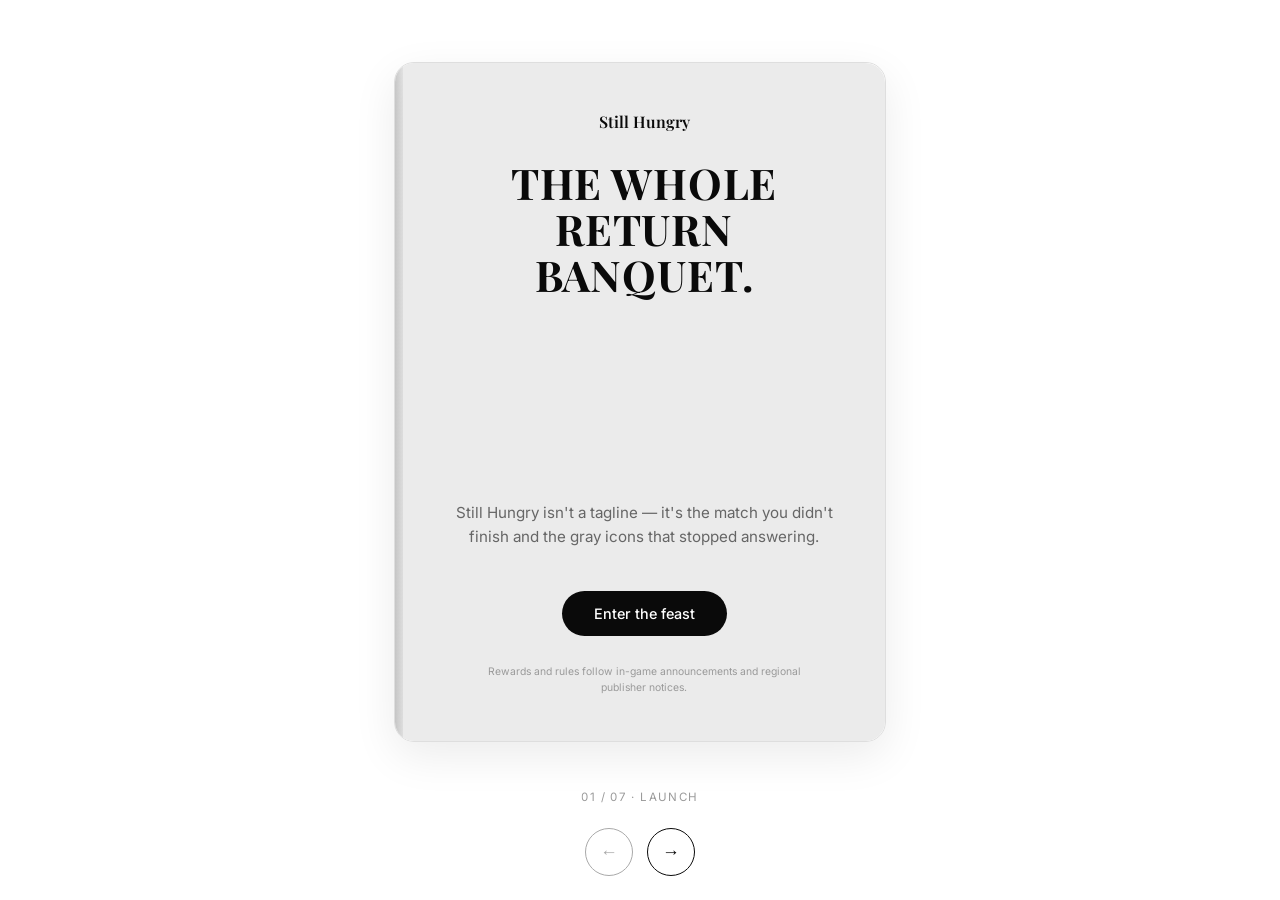
<file: still-hungry-screens.html>
<!DOCTYPE html>
<html lang="en">
  <head>
    <meta charset="UTF-8" />
    <meta name="viewport" content="width=device-width, initial-scale=1.0" />
    <title>Still Hungry — Screen Flow</title>
    <meta property="og:type" content="website" />
    <meta property="og:title" content="Still Hungry" />
    <meta property="og:description" content="The whole return banquet." />
    <meta property="og:image" content="/cover.png" />
    <meta property="og:image:alt" content="Still Hungry cover" />
    <meta name="twitter:card" content="summary_large_image" />
    <meta name="twitter:title" content="Still Hungry" />
    <meta name="twitter:description" content="The whole return banquet." />
    <meta name="twitter:image" content="/cover.png" />
    <link rel="preconnect" href="https://fonts.googleapis.com" />
    <link rel="preconnect" href="https://fonts.gstatic.com" crossorigin />
    <link
      href="https://fonts.googleapis.com/css2?family=Playfair+Display:ital,wght@0,500;0,600;0,700;1,500&family=Inter:wght@400;500;600&display=swap"
      rel="stylesheet"
    />
    <style>
      :root {
        --serif: "Playfair Display", Georgia, "Times New Roman", serif;
        --sans: "Inter", system-ui, -apple-system, sans-serif;
        --white: #ffffff;
        --gray-50: #fafafa;
        --gray-100: #f3f3f3;
        --gray-150: #ebebeb;
        --gray-200: #e6e6e6;
        --gray-250: #dedede;
        --gray-300: #d0d0d0;
        --gray-400: #9a9a9a;
        --gray-500: #666666;
        --gray-600: #444444;
        --black: #0a0a0a;
        --radius-xl: 28px;
        --radius-lg: 20px;
        --radius-md: 14px;
        --radius-pill: 999px;
        /* Show one screen per horizontal step; page scrolls vertically */
        --vh: 100vh;
        --safe-bottom: env(safe-area-inset-bottom, 0px);
        --page-footer: calc(120px + var(--safe-bottom));
        /* Each screen is near full height; overflow scrolls vertically */
        --slide-min-h: calc(var(--vh) - var(--page-footer) - 40px);
        /* Unified book min height (Launch + wide-card) */
        --unified-book-min-h: min(86vh, 680px);
      }

      @supports (height: 100dvh) {
        :root {
          --vh: 100dvh;
        }
      }

      *,
      *::before,
      *::after {
        box-sizing: border-box;
      }

      html {
        overflow-x: hidden;
      }

      body {
        margin: 0;
        font-family: var(--sans);
        background: var(--white);
        color: var(--black);
        overflow-x: hidden;
        overflow-y: auto;
      }

      .app {
        box-sizing: border-box;
        min-height: var(--vh);
        padding: 0;
      }

      .carousel {
        position: relative;
        width: 100%;
        max-width: none;
        margin: 0;
        overflow-x: hidden;
        overflow-y: visible;
      }

      /* Standard horizontal carousel: flex track + translateX */
      .slide-stack {
        --carousel-slides: 7;
        --carousel-index: 0;
        display: flex;
        flex-direction: row;
        flex-wrap: nowrap;
        width: calc(100% * var(--carousel-slides));
        min-height: max(var(--slide-min-h), var(--unified-book-min-h));
        transform: translateX(calc(var(--carousel-index) * -100% / var(--carousel-slides)));
        transition: transform 0.38s cubic-bezier(0.25, 0.1, 0.25, 1);
        will-change: transform;
      }

      .slide.book-page {
        flex: 0 0 calc(100% / var(--carousel-slides));
        width: calc(100% / var(--carousel-slides));
        min-width: 0;
        box-sizing: border-box;
        position: relative;
        min-height: var(--vh);
        height: var(--vh);
        display: flex;
        align-items: center;
        justify-content: center;
        padding: 0;
      }

      /* Keep the launch screen framed; others go full-screen */
      .slide.book-page[data-slide-index="0"] {
        padding: 24px 16px var(--page-footer);
        min-height: var(--vh);
        height: var(--vh);
      }

      @media (prefers-reduced-motion: reduce) {
        .slide-stack {
          transition: none;
        }
      }

      /* —— Cho'Gath (03): guest vs unlocked panels —— */
      .chogath-right {
        position: relative;
        display: flex;
        flex-direction: column;
        flex: 1;
        min-height: 0;
        width: 100%;
      }

      .chogath-panel {
        display: flex;
        flex-direction: column;
        align-items: stretch;
        flex: 1 1 0;
        min-height: 0;
        width: 100%;
      }

      .chogath-preview-slot {
        flex: 1 1 0;
        min-height: 0;
        display: flex;
        flex-direction: column;
      }

      #chogathGuestPanel .chogath-preview-slot .img-placeholder--card {
        flex: 1 1 0;
        width: 100%;
        align-self: stretch;
        min-height: 120px;
        display: flex;
        align-items: center;
        justify-content: center;
        margin-bottom: 0;
      }

      #chogathGuestPanel {
        align-items: center;
      }

      #chogathGuestPanel .chogath-preview-slot {
        align-self: stretch;
      }

      #chogathGuestPanel .btn-pill {
        flex-shrink: 0;
        margin-top: 24px;
      }

      .chogath-left-col {
        display: flex;
        flex-direction: column;
        flex: 1;
        min-height: 0;
      }

      .chogath-left-media {
        flex: 1 1 0;
        min-height: 120px;
        display: flex;
        flex-direction: column;
        margin: 16px 0;
      }

      .chogath-left-media .img-placeholder--chogath-left {
        flex: 1 1 0;
        min-height: 0;
        width: 100%;
        border-radius: var(--radius-md);
      }

      .chogath-panel.is-hidden {
        display: none !important;
      }

      /* —— Chapter 4 (Cho'Gath) themed carousel —— */
      .ch4-left {
        background: var(--gray-100);
        position: relative;
        min-height: 0;
      }

      .ch4-left .img-placeholder--banner {
        flex: 1 1 0;
        min-height: 0;
        width: 100%;
      }

      .ch4-left .body-sans.bottom {
        margin-top: auto;
      }

      .ch4-left[data-theme="hero"] {
        background: radial-gradient(circle at 20% 20%, rgba(10, 10, 10, 0.06), transparent 55%), var(--gray-100);
      }

      .ch4-left[data-theme="monster"] {
        background: radial-gradient(circle at 70% 25%, rgba(10, 10, 10, 0.08), transparent 60%), var(--gray-100);
      }

      .ch4-left[data-theme="minion"] {
        background: radial-gradient(circle at 35% 35%, rgba(10, 10, 10, 0.04), transparent 58%), var(--gray-100);
      }

      .ch4-right {
        display: flex;
        flex-direction: column;
        align-items: center;
        justify-content: center;
        gap: 18px;
      }

      .ch4-wheel {
        position: relative;
        width: min(260px, 60vw);
        height: min(260px, 60vw);
        border-radius: 50%;
        border: 2px solid rgba(10, 10, 10, 0.85);
        display: grid;
        place-items: center;
        background: transparent;
      }

      .ch4-wheel::before {
        content: "";
        width: 86%;
        height: 86%;
        border-radius: 50%;
        background: rgba(10, 10, 10, 0.12);
        border: 1px solid rgba(10, 10, 10, 0.06);
        box-shadow: inset 0 0 0 12px rgba(255, 255, 255, 0.55);
      }

      .ch4-nav {
        position: absolute;
        top: 50%;
        transform: translateY(-50%);
        width: 38px;
        height: 38px;
        border-radius: 999px;
        border: none;
        background: transparent;
        color: rgba(10, 10, 10, 0.6);
        cursor: pointer;
        font-size: 22px;
        line-height: 1;
      }

      .ch4-nav:hover {
        color: rgba(10, 10, 10, 0.9);
      }

      .ch4-nav.prev {
        left: -54px;
      }

      .ch4-nav.next {
        right: -54px;
      }

      .ch4-type {
        font-size: 0.9rem;
        font-weight: 600;
        color: rgba(10, 10, 10, 0.75);
      }

      .ch4-cta {
        margin-top: 6px;
      }

      .chogath-panel.unlocked-stack {
        justify-content: stretch;
        gap: 16px;
        padding-bottom: 4px;
      }

      /* Cho'Gath signed-in: fill right card + actions */
      #chogathUnlockedPanel .inner-card {
        flex: 1 1 0;
        min-height: 0;
        max-width: none;
        margin: 0;
        width: 100%;
      }

      #chogathUnlockedPanel .btn-row {
        flex-shrink: 0;
        margin-top: 0;
      }

      /* —— Launch screen (vertical card) —— */
      .launch-shell {
        width: min(100%, 492px);
        min-height: var(--unified-book-min-h);
        border: 1px solid var(--gray-250);
        border-radius: var(--radius-lg);
        overflow: hidden;
        display: flex;
        align-items: stretch;
        justify-content: center;
        transform-origin: 50% 70%;
        animation: launchIntro 860ms cubic-bezier(0.2, 0.9, 0.2, 1) 120ms both;
      }

      @keyframes launchIntro {
        0% {
          transform: translateY(6px) scale(0.985);
          box-shadow: 0 8px 28px rgba(0, 0, 0, 0.06);
        }
        55% {
          transform: translateY(-2px) scale(1.005);
          box-shadow: 0 18px 48px rgba(0, 0, 0, 0.09);
        }
        100% {
          transform: translateY(0) scale(1);
          box-shadow: 0 14px 44px rgba(0, 0, 0, 0.08);
        }
      }

      @media (prefers-reduced-motion: reduce) {
        .launch-shell {
          animation: none;
        }
      }

      .launch-spine {
        width: 8px;
        flex-shrink: 0;
        background: linear-gradient(90deg, #c8c8c8, #e2e2e2);
        border-radius: 3px 0 0 3px;
      }

      .launch-card {
        flex: 1;
        background: var(--gray-150);
        border-radius: 0 var(--radius-lg) var(--radius-lg) 0;
        padding: 48px clamp(28px, 5vw, 40px) 36px;
        display: flex;
        flex-direction: column;
        align-items: center;
        text-align: center;
        box-shadow: 8px 16px 40px rgba(0, 0, 0, 0.06);
      }

      .launch-card .kicker {
        font-family: var(--serif);
        font-weight: 600;
        font-size: 1rem;
        margin: 0 0 28px;
      }

      .launch-card .display {
        font-family: var(--serif);
        font-weight: 700;
        font-size: clamp(2rem, 5.5vw, 2.65rem);
        line-height: 1.08;
        letter-spacing: 0.02em;
        text-transform: uppercase;
        margin: 0 0 auto;
      }

      .launch-card .body {
        margin-top: 48px;
        font-size: 0.95rem;
        color: var(--gray-500);
        line-height: 1.55;
        max-width: min(380px, 100%);
      }

      .btn-pill {
        font-family: var(--sans);
        font-weight: 500;
        font-size: 0.9rem;
        border: none;
        cursor: pointer;
        padding: 14px 32px;
        border-radius: var(--radius-pill);
        background: var(--black);
        color: var(--white);
        margin-top: 28px;
      }

      .btn-pill.secondary {
        background: var(--white);
        color: var(--black);
        border: 1px solid var(--gray-300);
      }

      .btn-pill:hover {
        opacity: 0.9;
      }

      .launch-card .legal {
        margin-top: 28px;
        font-size: 0.65rem;
        color: var(--gray-400);
        line-height: 1.45;
        max-width: min(360px, 100%);
      }

      /* —— Fullscreen immersive layout (except Launch) —— */
      .slide.book-page:not([data-slide-index="0"]) {
        background: radial-gradient(circle at 18% 22%, rgba(10, 10, 10, 0.06), transparent 58%),
          radial-gradient(circle at 82% 78%, rgba(10, 10, 10, 0.04), transparent 62%),
          linear-gradient(180deg, #f6f6f6, #efefef);
      }

      .wide-card {
        width: 100%;
        height: 100%;
        min-height: 100%;
        background: transparent;
        border: none;
        border-radius: 0;
        display: grid;
        grid-template-columns: 1.05fr 0.95fr;
        gap: clamp(18px, 3vw, 36px);
        padding: clamp(22px, 4.5vw, 54px);
        overflow: hidden;
        box-shadow: none;
      }

      @media (max-width: 820px) {
        .wide-card {
          grid-template-columns: 1fr;
          gap: 18px;
          padding: 22px 18px 28px;
        }
      }

      .col {
        padding: 0;
        display: flex;
        flex-direction: column;
        min-height: 0;
      }

      /* Floating panels to avoid "book spread" look */
      .slide.book-page:not([data-slide-index="0"]) .col {
        padding: clamp(18px, 2.8vw, 28px);
        border-radius: clamp(18px, 2.6vw, 26px);
        background: rgba(255, 255, 255, 0.58);
        border: 1px solid rgba(0, 0, 0, 0.06);
        box-shadow: 0 20px 60px rgba(0, 0, 0, 0.08);
        backdrop-filter: blur(10px);
        -webkit-backdrop-filter: blur(10px);
      }

      @media (max-width: 820px) {
        .slide.book-page:not([data-slide-index="0"]) .col {
          padding: 18px;
        }
      }

      .wide-card > .col {
        min-height: 0;
      }

      .col-light {
        background: transparent;
      }

      .col-mid {
        background: transparent;
        border-left: none;
      }

      @media (max-width: 820px) {
        .col-mid {
          border-top: none;
        }
      }

      .eyebrow-serif {
        font-family: var(--serif);
        font-weight: 600;
        font-size: 0.95rem;
        margin: 0 0 20px;
      }

      .headline-serif {
        font-family: var(--serif);
        font-weight: 700;
        font-size: clamp(1.35rem, 2.8vw, 1.85rem);
        line-height: 1.12;
        letter-spacing: 0.03em;
        text-transform: uppercase;
        margin: 0;
      }

      .body-sans {
        font-size: 0.88rem;
        line-height: 1.6;
        color: var(--gray-500);
        margin: 0;
      }

      .col .body-sans.bottom {
        margin-top: auto;
        padding-top: 24px;
      }

      .chapter-tabs {
        display: flex;
        gap: 22px;
        margin-bottom: 18px;
        flex-wrap: wrap;
      }

      .chapter-tabs button {
        background: none;
        border: none;
        font-family: var(--serif);
        font-size: 0.95rem;
        font-weight: 500;
        color: var(--gray-400);
        cursor: pointer;
        padding: 0;
      }

      .chapter-tabs button.is-active {
        color: var(--black);
        font-weight: 700;
      }

      /* Storybook · right side: Chapter 1–3 carousel inside this column only */
      .storybook-right {
        transition: background 0.28s ease;
      }

      .col.col-mid.storybook-right[data-chapter="1"] {
        background: linear-gradient(165deg, #ececec 0%, var(--gray-200) 55%, #dadada 100%);
      }

      .col.col-mid.storybook-right[data-chapter="2"] {
        background: linear-gradient(165deg, #efefef 0%, #e8e8e8 100%);
      }

      .col.col-mid.storybook-right[data-chapter="3"] {
        background: linear-gradient(165deg, #eaeaea 0%, #dedede 100%);
      }

      .storybook-chapter-carousel {
        display: flex;
        flex-direction: column;
        width: 100%;
        flex: 1;
        min-height: 0;
      }

      .storybook-chapter-carousel .chapter-tabs {
        flex-shrink: 0;
        flex-wrap: nowrap;
        overflow-x: auto;
        overflow-y: hidden;
        -webkit-overflow-scrolling: touch;
        padding-bottom: 6px;
      }

      .storybook-chapter-carousel .chapter-tabs::-webkit-scrollbar {
        height: 6px;
      }

      .storybook-chapter-carousel .chapter-tabs::-webkit-scrollbar-thumb {
        background: rgba(10, 10, 10, 0.12);
        border-radius: 999px;
      }

      .storybook-chapter-carousel .chapter-tabs button {
        flex: 0 0 auto;
        white-space: nowrap;
      }

      .storybook-chapter-viewport {
        position: relative;
        width: 100%;
        overflow: hidden;
        min-width: 0;
        flex: 1 1 0;
        min-height: 0;
        border-radius: var(--radius-md);
        border: 1px solid rgba(0, 0, 0, 0.06);
        background: rgba(255, 255, 255, 0.22);
      }

      .storybook-chapter-panel {
        position: absolute;
        inset: 0;
        width: 100%;
        height: 100%;
        min-width: 0;
        box-sizing: border-box;
        padding: 14px 14px 12px;
        display: grid;
        grid-template-rows: auto minmax(0, 1fr);
        gap: 8px;
        min-height: 0;
        overflow: hidden;
        align-content: stretch;
        opacity: 0;
        pointer-events: none;
        transition: opacity 0.18s ease;
      }

      .storybook-chapter-panel.is-active {
        opacity: 1;
        pointer-events: auto;
      }

      .storybook-chapter-panel .body-sans {
        margin: 0;
        font-size: 0.84rem;
        line-height: 1.52;
        max-height: 8.4em;
        overflow-y: auto;
        -webkit-overflow-scrolling: touch;
        overflow-wrap: anywhere;
        word-break: break-word;
      }

      .storybook-chapter-slide-visual {
        min-height: 0;
        display: flex;
        flex-direction: column;
        align-self: stretch;
        overflow: hidden;
      }

      .storybook-visual-play {
        flex: 1 1 0;
        min-height: 0;
        width: 100%;
        border-radius: var(--radius-md);
        background: rgba(255, 255, 255, 0.4);
        border: 1px dashed rgba(0, 0, 0, 0.12);
        display: flex;
        align-items: center;
        justify-content: center;
      }

      .storybook-visual-play .play-fab {
        margin-top: 0;
      }

      .storybook-chapter-panel .img-placeholder--story {
        flex: 1 1 0;
        min-height: 0;
        width: 100%;
        height: 100%;
        border-radius: var(--radius-md);
      }

      .storybook-chapter-panel .img-placeholder--story::after {
        width: min(38%, 60px);
      }

      @media (prefers-reduced-motion: reduce) {
        .storybook-chapter-panel {
          transition: none;
        }
      }

      .play-fab {
        width: 52px;
        height: 52px;
        border-radius: 50%;
        background: var(--white);
        border: 1px solid var(--gray-300);
        display: flex;
        align-items: center;
        justify-content: center;
        margin-top: auto;
        cursor: pointer;
        box-shadow: 0 4px 14px rgba(0, 0, 0, 0.05);
      }

      .play-fab-glyph {
        display: block;
        margin-left: 4px;
        font-size: 0.7rem;
        line-height: 1;
      }

      /* Global image placeholder: simple stroke + soft fill */
      .img-placeholder {
        box-sizing: border-box;
        width: 100%;
        border: 1px dashed var(--gray-300);
        background: var(--gray-150);
        display: flex;
        align-items: center;
        justify-content: center;
      }

      .img-placeholder::after {
        content: "";
        width: min(42%, 72px);
        aspect-ratio: 4 / 3;
        border-radius: 6px;
        border: 1px solid var(--gray-250);
        background: var(--gray-100);
        opacity: 0.75;
      }

      .img-placeholder--wide {
        flex: 1;
        min-height: min(240px, 28vh);
        border-radius: var(--radius-md);
        margin-top: 20px;
        margin-bottom: 20px;
      }

      .img-placeholder--round {
        width: min(220px, 55vw);
        height: min(220px, 55vw);
        border-radius: 50%;
        margin: 24px auto;
        flex-shrink: 0;
      }

      .img-placeholder--round::after {
        border-radius: 50%;
        aspect-ratio: 1;
        width: min(38%, 56px);
      }

      .img-placeholder--thumb {
        width: 72px;
        height: 72px;
        max-width: 100%;
        margin: 16px auto;
        border-radius: 12px;
        flex-shrink: 0;
      }

      .img-placeholder--thumb::after {
        width: 56%;
        border-radius: 4px;
      }

      .img-placeholder--card {
        width: 100%;
        min-height: 240px;
        border-radius: var(--radius-lg);
      }

      .img-placeholder--banner {
        width: 100%;
        min-height: 140px;
        margin: 16px 0;
        border-radius: var(--radius-md);
      }

      .feast-right-title {
        font-family: var(--serif);
        font-weight: 700;
        font-size: 1.25rem;
        text-align: center;
        margin: 0 0 8px;
      }

      .feast-desc-dup {
        text-align: center;
        font-size: 0.82rem;
        color: var(--gray-400);
        margin: 0 0 8px;
      }

      .feast-metrics {
        display: grid;
        gap: 6px;
        margin: 6px 0 10px;
        text-align: center;
      }

      .feast-metrics .kpi {
        font-family: var(--sans);
        font-weight: 700;
        font-size: 1.05rem;
        letter-spacing: 0.02em;
        color: var(--black);
      }

      .feast-metrics .subkpi {
        font-size: 0.78rem;
        color: var(--gray-500);
      }

      .feast-rank-hint {
        font-size: 0.75rem;
        color: var(--gray-500);
        text-align: center;
        margin: 0 0 12px;
      }

      .feast-actions {
        display: flex;
        gap: 10px;
        justify-content: center;
        flex-wrap: wrap;
        margin: 12px 0 12px;
      }

      .feast-milestone {
        margin-top: 10px;
        display: grid;
        gap: 8px;
      }

      .feast-milestone-head {
        display: flex;
        align-items: center;
        justify-content: space-between;
        gap: 12px;
        font-size: 0.72rem;
        color: var(--gray-500);
      }

      .feast-progress {
        width: 100%;
        height: 10px;
        border-radius: 999px;
        background: var(--gray-200);
        border: 1px solid var(--gray-250);
        overflow: hidden;
      }

      .feast-progress > span {
        display: block;
        height: 100%;
        width: 0%;
        background: var(--black);
      }

      .feast-demo-row {
        display: flex;
        justify-content: center;
        gap: 10px;
        margin-top: 12px;
        flex-wrap: wrap;
      }

      .feast-ladder {
        display: grid;
        grid-template-columns: repeat(5, minmax(0, 1fr));
        gap: 8px;
        margin: 10px 0 14px;
      }

      .feast-tier {
        border: 1px solid var(--gray-250);
        background: rgba(255, 255, 255, 0.65);
        border-radius: 12px;
        padding: 10px 8px 9px;
        text-align: center;
        min-width: 0;
        display: grid;
        grid-template-rows: auto auto auto auto;
        justify-items: center;
        gap: 6px;
      }

      .feast-tier .need {
        font-size: 0.7rem;
        color: var(--gray-500);
        max-width: 100%;
        overflow: hidden;
        text-overflow: ellipsis;
        white-space: nowrap;
      }

      .feast-tier .tier-thumb {
        width: 56px;
        height: 56px;
        border-radius: 50%;
        border: 1px dashed var(--gray-300);
        background: var(--gray-150);
        display: grid;
        place-items: center;
      }

      .feast-tier .tier-thumb::after {
        content: "";
        width: 22px;
        height: 22px;
        border-radius: 8px;
        border: 1px solid var(--gray-250);
        background: var(--gray-100);
        opacity: 0.8;
      }

      .feast-tier .name {
        margin-top: 0;
        font-size: 0.7rem;
        color: var(--gray-600);
        line-height: 1.25;
        max-width: 100%;
        overflow: hidden;
        text-overflow: ellipsis;
        display: -webkit-box;
        -webkit-line-clamp: 2;
        -webkit-box-orient: vertical;
        word-break: break-word;
      }

      .feast-tier .state {
        margin-top: 2px;
        font-size: 0.68rem;
        font-weight: 700;
        letter-spacing: 0.08em;
        text-transform: uppercase;
        color: var(--gray-400);
        max-width: 100%;
        overflow: hidden;
        text-overflow: ellipsis;
        white-space: nowrap;
      }

      .feast-tier.is-unlocked {
        border-color: var(--black);
        background: var(--white);
      }

      .feast-tier.is-unlocked .state {
        color: var(--black);
      }

      .feast-tier.is-next {
        border-color: var(--gray-400);
        background: linear-gradient(180deg, rgba(255, 255, 255, 0.85), rgba(235, 235, 235, 0.55));
      }

      .feast-tier.is-next .state {
        color: var(--gray-600);
      }

      .feast-grow {
        position: relative;
        width: min(220px, 55vw);
        height: min(220px, 55vw);
        border-radius: 50%;
        margin: 0;
        flex-shrink: 0;
        border: 1px solid var(--gray-250);
        background: radial-gradient(circle at 30% 30%, #f7f7f7, #e7e7e7);
        display: grid;
        place-items: center;
        overflow: hidden;
      }

      .feast-grow-blob {
        width: 86px;
        height: 86px;
        border-radius: 46% 54% 56% 44% / 44% 46% 54% 56%;
        background: rgba(10, 10, 10, 0.18);
        border: 1px solid rgba(10, 10, 10, 0.18);
        transform: scale(1);
        transition: transform 220ms ease;
        will-change: transform;
      }

      .feast-grow-label {
        position: absolute;
        bottom: 12px;
        left: 50%;
        transform: translateX(-50%);
        font-size: 0.72rem;
        color: var(--gray-600);
        font-weight: 600;
        letter-spacing: 0.02em;
        background: rgba(255, 255, 255, 0.7);
        border: 1px solid var(--gray-250);
        border-radius: 999px;
        padding: 8px 10px;
        white-space: nowrap;
      }

      .feast-right-col {
        display: flex;
        flex-direction: column;
        flex: 1;
        min-height: 0;
      }

      .feast-lock-status {
        font-family: var(--sans);
        font-size: 0.74rem;
        font-weight: 600;
        letter-spacing: 0.08em;
        text-align: center;
        margin: 4px 0 12px;
        color: var(--gray-500);
      }

      .feast-lock-status--unlocked {
        color: var(--black);
      }

      .feast-round-slot {
        flex: 1 1 auto;
        display: flex;
        align-items: center;
        justify-content: center;
        min-height: 0;
        padding: 4px 0 12px;
      }

      .feast-round-slot .img-placeholder--round {
        margin: 0;
      }

      .feast-right-foot {
        flex-shrink: 0;
        margin-top: auto;
      }

      .feast-status {
        font-size: 0.78rem;
        color: var(--gray-500);
        text-align: center;
        margin-top: auto;
        margin-bottom: 12px;
      }

      .slider-row {
        display: flex;
        align-items: center;
        gap: 14px;
      }

      .slider-row input[type="range"] {
        flex: 1;
        accent-color: var(--black);
        height: 4px;
      }

      .slider-val {
        font-family: var(--sans);
        font-weight: 600;
        font-size: 0.95rem;
        min-width: 1.25rem;
        text-align: right;
      }

      /* Inner preview card (Cho'Gath) */
      .inner-card {
        background: var(--gray-300);
        border-radius: var(--radius-lg);
        padding: 28px 24px 24px;
        max-width: 280px;
        margin: 0 auto;
        width: 100%;
      }

      .inner-card .small-serif {
        font-family: var(--serif);
        font-size: 0.82rem;
        font-weight: 600;
        margin: 0 0 12px;
      }

      .inner-card .big-serif {
        font-family: var(--serif);
        font-weight: 700;
        font-size: 1.05rem;
        line-height: 1.2;
        letter-spacing: 0.04em;
        text-transform: uppercase;
        margin: 0 0 16px;
      }

      .inner-card .tiny {
        font-size: 0.75rem;
        color: var(--gray-600);
        line-height: 1.45;
        margin: 0;
      }

      .btn-row {
        display: flex;
        gap: 12px;
        justify-content: center;
        flex-wrap: wrap;
        margin-top: 20px;
      }

      .btn-pill.sm {
        margin-top: 0;
        padding: 11px 22px;
        font-size: 0.82rem;
      }

      /* Leaderboard */
      .lb-heading-block .headline-serif {
        margin-top: 8px;
      }

      .personal-card {
        background: var(--gray-150);
        border-radius: var(--radius-md);
        padding: 18px;
        margin-top: 20px;
      }

      .lb-left-col {
        display: flex;
        flex-direction: column;
        flex: 1;
        min-height: 0;
      }

      .lb-left-col .personal-card--fill {
        flex: 1 1 0;
        min-height: 0;
        margin-top: 20px;
        display: flex;
        flex-direction: column;
      }

      .lb-left-col .personal-card--fill .stat-stack {
        flex: 1 1 auto;
      }

      .personal-card strong {
        display: block;
        font-family: var(--serif);
        font-size: 1rem;
        margin-bottom: 4px;
      }

      .personal-card .hint {
        font-size: 0.75rem;
        color: var(--gray-400);
        margin: 0 0 16px;
      }

      .stat-stack {
        display: flex;
        flex-direction: column;
        gap: 10px;
      }

      .stat-box {
        background: var(--white);
        border-radius: var(--radius-md);
        border: 1px solid var(--gray-250);
        padding: 18px;
        text-align: left;
      }

      .stat-box .num {
        font-size: 1.75rem;
        font-weight: 700;
        font-family: var(--sans);
        text-align: left;
      }

      .stat-box .lbl {
        font-size: 0.72rem;
        color: var(--gray-400);
        margin-top: 4px;
        text-align: left;
      }

      .epilogue-right-col {
        display: flex;
        flex-direction: column;
        flex: 1;
        min-height: 0;
      }

      .epilogue-lead {
        flex-shrink: 0;
        margin-bottom: 0;
      }

      .epilogue-media-slot {
        flex: 1 1 0;
        min-height: 120px;
        margin: 16px 0;
        display: flex;
        flex-direction: column;
      }

      .epilogue-media-slot .img-placeholder--epilogue-fill {
        flex: 1 1 0;
        min-height: 0;
        width: 100%;
        border-radius: var(--radius-md);
      }

      .epilogue-cta {
        flex-shrink: 0;
        text-align: center;
        margin-top: auto;
      }

      .lb-foot {
        font-size: 0.72rem;
        color: var(--gray-400);
        margin-top: 16px;
      }

      .lb-left-col .lb-foot {
        flex-shrink: 0;
        margin-top: auto;
      }

      .global-panel {
        background: var(--gray-150);
        border-radius: var(--radius-md);
        padding: 20px 16px;
        height: 100%;
        display: flex;
        flex-direction: column;
      }

      .lb-scroll {
        overflow: visible;
      }

      .global-panel h3 {
        font-family: var(--sans);
        font-weight: 700;
        font-size: 1rem;
        margin: 0 0 4px;
      }

      .global-panel .sub {
        font-size: 0.78rem;
        color: var(--gray-400);
        margin: 0 0 16px;
      }

      .lb-table {
        width: 100%;
        border-collapse: separate;
        border-spacing: 0 8px;
        font-size: 0.82rem;
      }

      .lb-table th {
        text-align: left;
        font-weight: 500;
        color: var(--gray-400);
        font-size: 0.72rem;
        padding: 0 10px 4px;
      }

      .lb-table td {
        background: var(--white);
        border: 1px solid var(--gray-250);
        padding: 12px 14px;
        border-radius: 10px;
      }

      .lb-table td:nth-child(1) {
        color: var(--gray-400);
        width: 52px;
      }

      .lb-table td:nth-child(2) {
        font-weight: 600;
      }

      .lb-table td:nth-child(3) {
        font-weight: 600;
        text-align: right;
      }

      /* Modal slides */
      .modal-slide {
        width: min(100%, 420px);
        background: var(--white);
        border-radius: var(--radius-lg);
        padding: 26px 26px 22px;
        box-shadow: 0 24px 80px rgba(0, 0, 0, 0.18);
      }

      .modal-slide h2 {
        font-family: var(--serif);
        font-size: 1.35rem;
        font-weight: 700;
        margin: 0 0 18px;
        padding-bottom: 14px;
        border-bottom: 1px solid var(--gray-200);
      }

      .modal-head {
        display: flex;
        align-items: flex-start;
        justify-content: space-between;
        gap: 12px;
        padding-bottom: 14px;
        border-bottom: 1px solid var(--gray-200);
        margin-bottom: 18px;
      }

      .modal-head h2 {
        border: none;
        padding: 0;
        margin: 0;
      }

      .modal-close {
        border: none;
        background: none;
        font-size: 1.35rem;
        line-height: 1;
        cursor: pointer;
        color: var(--gray-500);
        padding: 0 4px;
      }

      .field-label {
        font-size: 0.72rem;
        color: var(--gray-400);
        text-transform: none;
        letter-spacing: 0;
        margin-bottom: 6px;
        display: block;
      }

      .field-box {
        width: 100%;
        border: 1px solid var(--gray-250);
        border-radius: 10px;
        padding: 12px 14px;
        font-size: 0.78rem;
        word-break: break-all;
        color: var(--gray-600);
        margin-bottom: 18px;
      }

      .social-row {
        display: grid;
        grid-template-columns: repeat(3, 1fr);
        gap: 10px;
        margin-bottom: 20px;
      }

      .social-row button {
        font-family: var(--sans);
        font-size: 0.78rem;
        padding: 10px 6px;
        border-radius: 10px;
        border: 1px solid var(--gray-250);
        background: var(--white);
        cursor: pointer;
      }

      .social-row button:hover {
        background: var(--gray-100);
      }

      .btn-pill.block {
        width: 100%;
        margin-top: 0;
      }

      .modal-slide .preview-box {
        background: var(--gray-200);
        border-radius: var(--radius-md);
        padding: 22px 20px;
        margin-bottom: 18px;
      }

      .modal-slide .preview-box .big-serif {
        font-size: 1.1rem;
      }

      /* Popups triggered from slide 03 only */
      .popup-layer {
        position: fixed;
        inset: 0;
        z-index: 60;
        display: grid;
        place-items: center;
        padding: 24px 16px;
      }

      .popup-layer[hidden] {
        display: none !important;
      }

      .popup-layer .popup-backdrop {
        position: absolute;
        inset: 0;
        border: none;
        padding: 0;
        margin: 0;
        cursor: pointer;
        background: rgba(42, 42, 42, 0.52);
        backdrop-filter: blur(14px);
        -webkit-backdrop-filter: blur(14px);
      }

      .popup-layer .popup-dialog {
        position: relative;
        z-index: 1;
        width: min(100%, 420px);
        max-height: min(90vh, 640px);
        overflow: auto;
      }

      body.popup-open .nav-arrows,
      body.popup-open .slide-indicator {
        visibility: hidden;
        pointer-events: none;
      }

      .toast-host {
        position: fixed;
        left: 50%;
        bottom: calc(22px + var(--safe-bottom));
        transform: translateX(-50%);
        z-index: 80;
        width: min(92vw, 420px);
        display: grid;
        place-items: center;
        pointer-events: none;
      }

      .toast-host[hidden] {
        display: none !important;
      }

      .toast {
        width: fit-content;
        max-width: 100%;
        padding: 12px 14px;
        border-radius: 999px;
        background: rgba(10, 10, 10, 0.92);
        color: var(--white);
        font-size: 0.82rem;
        line-height: 1.25;
        box-shadow: 0 12px 30px rgba(0, 0, 0, 0.22);
      }

      .gate-body {
        margin: 0;
        font-size: 0.9rem;
        line-height: 1.55;
        color: var(--gray-500);
      }

      .gate-actions {
        display: flex;
        flex-wrap: wrap;
        gap: 10px;
        justify-content: flex-end;
        margin-top: 22px;
      }

      /* Nav arrows (fixed bottom) */
      .nav-arrows {
        position: fixed;
        bottom: calc(24px + var(--safe-bottom));
        left: 50%;
        transform: translateX(-50%);
        display: flex;
        gap: 14px;
        z-index: 20;
      }

      .nav-arrows button {
        width: 48px;
        height: 48px;
        border-radius: 50%;
        border: 1px solid var(--black);
        background: var(--white);
        cursor: pointer;
        font-size: 1.1rem;
        display: flex;
        align-items: center;
        justify-content: center;
        color: var(--black);
        transition: opacity 0.2s, transform 0.15s;
      }

      .nav-arrows button:hover:not(:disabled) {
        transform: scale(1.04);
      }

      .nav-arrows button:disabled {
        opacity: 0.35;
        cursor: default;
      }

      .slide-indicator {
        position: fixed;
        bottom: calc(84px + var(--safe-bottom));
        left: 50%;
        transform: translateX(-50%);
        font-size: 0.72rem;
        color: var(--gray-400);
        letter-spacing: 0.12em;
        text-transform: uppercase;
        z-index: 19;
        max-width: calc(100vw - 24px);
        text-align: center;
        white-space: nowrap;
        overflow: hidden;
        text-overflow: ellipsis;
      }
    </style>
  </head>
  <body>
    <div class="app">
      <p class="slide-indicator" id="indicator" aria-live="polite">01 / 06</p>

      <div class="carousel" aria-roledescription="carousel">
        <div class="slide-stack" id="slideStack" role="group" aria-label="Screen flow">
          <!-- 1 Launch -->
          <div class="slide book-page" data-slide-index="0" role="group" aria-label="Launch">
            <div class="launch-shell">
              <div class="launch-spine" aria-hidden="true"></div>
              <div class="launch-card">
                <p class="kicker">Still Hungry</p>
                <h1 class="display">
                  The whole<br />
                  return<br />
                  banquet.
                </h1>
                <p class="body">
                  Still Hungry isn't a tagline — it's the match you didn't finish and the gray icons that stopped answering.
                </p>
                <button type="button" class="btn-pill" id="btnLaunchEnter">Enter the feast</button>
                <p class="legal">
                  Rewards and rules follow in-game announcements and regional publisher notices.
                </p>
              </div>
            </div>
          </div>

          <!-- 2 01 Storybook -->
          <div class="slide book-page" data-slide-index="1" role="group" aria-label="Storybook Remember">
            <div class="wide-card">
              <div class="col col-light">
                <p class="eyebrow-serif">Storybook · Remember</p>
                <h2 class="headline-serif">Those nights in front of the screen.</h2>
                <p class="body-sans bottom">
                  Those nights weren’t about patch notes — they were cheap keyboards wearing smooth, GPUs humming too loud, and five-stack voice chat
                  dissolving into ugly laughter after a throw nobody really blamed anyone for. Blue light washed your face while the lobby stretched past
                  “one more,” until tomorrow became a promise instead of a clock.
                </p>
              </div>
              <div class="col col-mid storybook-right" id="storybookChapterRoot" data-chapter="1">
                <div class="storybook-chapter-carousel">
                  <div class="chapter-tabs" role="tablist" aria-label="Chapters (right panel carousel)">
                    <button
                      type="button"
                      class="is-active"
                      role="tab"
                      aria-selected="true"
                      aria-controls="sb-carousel-slide-0"
                      id="sb-tab-0"
                      tabindex="0"
                    >
                      Chapter 1
                    </button>
                    <button
                      type="button"
                      role="tab"
                      aria-selected="false"
                      aria-controls="sb-carousel-slide-1"
                      id="sb-tab-1"
                      tabindex="-1"
                    >
                      Chapter 2
                    </button>
                    <button
                      type="button"
                      role="tab"
                      aria-selected="false"
                      aria-controls="sb-carousel-slide-2"
                      id="sb-tab-2"
                      tabindex="-1"
                    >
                      Chapter 3
                    </button>
                  </div>
                  <div class="storybook-chapter-viewport" id="storybookChapterViewport">
                    <section
                      class="storybook-chapter-panel is-active"
                      id="sb-carousel-slide-0"
                      role="tabpanel"
                      aria-labelledby="sb-tab-0"
                      aria-hidden="false"
                    >
                      <p class="body-sans">
                        Chapter 1 — Nights lit by monitors: glow on your face, worn keys, five-stack laughter rolling across the desk. Forget rank for a minute;
                        remember how it felt. Tap play when your clip lives here.
                      </p>
                      <div class="storybook-chapter-slide-visual">
                        <div class="storybook-visual-play">
                          <button type="button" class="play-fab" aria-label="Play chapter clip">
                            <span class="play-fab-glyph" aria-hidden="true">▶</span>
                          </button>
                        </div>
                      </div>
                    </section>
                    <section
                      class="storybook-chapter-panel"
                      id="sb-carousel-slide-1"
                      role="tabpanel"
                      aria-labelledby="sb-tab-1"
                      aria-hidden="true"
                    >
                      <p class="body-sans">
                        Chapter 2 — Patch nights that dragged until dawn: stale pizza, reruns of old Worlds clips, and the quiet ping when everyone finally came
                        back online. Swap this block for stills or concept frames.
                      </p>
                      <div class="storybook-chapter-slide-visual">
                        <div class="img-placeholder img-placeholder--story" role="img" aria-label="Chapter 2 image placeholder"></div>
                      </div>
                    </section>
                    <section
                      class="storybook-chapter-panel"
                      id="sb-carousel-slide-2"
                      role="tabpanel"
                      aria-labelledby="sb-tab-2"
                      aria-hidden="true"
                    >
                      <p class="body-sans">
                        Chapter 3 — The roster grayed out but the memories didn’t: dodgy cafes, borrowed headsets, one bar of LTE clamped between thumb and
                        palm. Drop hero art or mood boards into the slot below.
                      </p>
                      <div class="storybook-chapter-slide-visual">
                        <div class="img-placeholder img-placeholder--story" role="img" aria-label="Chapter 3 image placeholder"></div>
                      </div>
                    </section>
                  </div>
                </div>
              </div>
            </div>
          </div>

          <!-- 3 02 Feast: Growth -->
          <div class="slide book-page" data-slide-index="2" role="group" aria-label="The Feast Growth">
            <div class="wide-card">
              <div class="col col-light">
                <p class="eyebrow-serif">The Feast · Table</p>
                <h2 class="headline-serif">Every successful invite is one bite.</h2>
                <div class="img-placeholder img-placeholder--wide" role="img" aria-label="Image placeholder"></div>
                <p class="body-sans bottom">
                  Invite a friend back with your link. When they sign up or log in, Cho'Gath eats — and grows. More successful invites unlock richer rewards and
                  push you up the global leaderboard.
                </p>
              </div>
              <div class="col col-mid feast-right-col" data-feast-screen="growth">
                <div class="feast-right-head">
                  <h3 class="feast-right-title">Feed Cho'Gath</h3>
                  <p class="feast-desc-dup">Each successful invite is one bite.</p>
                </div>
                <div class="feast-round-slot">
                  <div class="feast-grow" role="img" aria-label="Cho'Gath growth preview">
                    <div class="feast-grow-blob" data-feast-role="growBlob" aria-hidden="true"></div>
                  </div>
                </div>
                <div class="feast-right-foot">
                  <div class="feast-actions" aria-label="Invite actions">
                    <button type="button" class="btn-pill sm" data-feast-role="cta">Feed Cho'Gath</button>
                    <button type="button" class="btn-pill sm secondary" data-feast-role="test">Test</button>
                  </div>
                  <div class="feast-milestone" aria-label="Milestone progress">
                    <div class="feast-milestone-head">
                      <span data-feast-role="milestoneLabel">Milestone progress</span>
                      <span data-feast-role="milestoneCount">0 / 0</span>
                    </div>
                    <div class="feast-progress" role="progressbar" aria-valuemin="0" aria-valuemax="100" aria-valuenow="0">
                      <span data-feast-role="progressFill"></span>
                    </div>
                  </div>
                </div>
              </div>
            </div>
          </div>

          <!-- 4 03 Feast: Rewards -->
          <div class="slide book-page" data-slide-index="3" role="group" aria-label="The Feast Rewards">
            <div class="wide-card">
              <div class="col col-light">
                <p class="eyebrow-serif">The Feast · Rewards</p>
                <h2 class="headline-serif">Unlock tiers. Then grow forever.</h2>
                <div class="img-placeholder img-placeholder--wide" role="img" aria-label="Image placeholder"></div>
                <p class="body-sans bottom">
                  Each successful invite unlocks the next reward tier. After the final tier, keep feeding to grow endlessly and climb the leaderboard.
                </p>
              </div>
              <div class="col col-mid feast-right-col" data-feast-screen="rewards">
                <div class="feast-right-head">
                  <h3 class="feast-right-title">Reward ladder</h3>
                  <p class="feast-desc-dup">Tiers unlock as invites stack up.</p>
                </div>
                <div class="feast-right-foot" style="margin-top: 0">
                  <div class="feast-ladder" data-feast-role="ladder" aria-label="Reward ladder">
                    <div class="feast-tier" data-tier="0" data-need="1">
                      <div class="need">1 invite</div>
                      <div class="tier-thumb" aria-hidden="true"></div>
                      <div class="name">Dual-login bundle</div>
                      <div class="state">Locked</div>
                    </div>
                    <div class="feast-tier" data-tier="1" data-need="3">
                      <div class="need">3 invites</div>
                      <div class="tier-thumb" aria-hidden="true"></div>
                      <div class="name">XP boosts</div>
                      <div class="state">Locked</div>
                    </div>
                    <div class="feast-tier" data-tier="2" data-need="5">
                      <div class="need">5 invites</div>
                      <div class="tier-thumb" aria-hidden="true"></div>
                      <div class="name">Emote / loading</div>
                      <div class="state">Locked</div>
                    </div>
                    <div class="feast-tier" data-tier="3" data-need="8">
                      <div class="need">8 invites</div>
                      <div class="tier-thumb" aria-hidden="true"></div>
                      <div class="name">Rare loot chest</div>
                      <div class="state">Locked</div>
                    </div>
                    <div class="feast-tier" data-tier="4" data-need="10">
                      <div class="need">10 invites</div>
                      <div class="tier-thumb" aria-hidden="true"></div>
                      <div class="name">Border + icon</div>
                      <div class="state">Locked</div>
                    </div>
                  </div>
                  <div class="feast-actions" aria-label="Invite actions">
                    <button type="button" class="btn-pill sm" data-feast-role="cta">Feed Cho'Gath</button>
                    <button type="button" class="btn-pill sm secondary" data-feast-role="test">Test</button>
                  </div>
                  <div class="feast-milestone" aria-label="Milestone progress">
                    <div class="feast-milestone-head">
                      <span data-feast-role="milestoneLabel">Milestone progress</span>
                      <span data-feast-role="milestoneCount">0 / 0</span>
                    </div>
                    <div class="feast-progress" role="progressbar" aria-valuemin="0" aria-valuemax="100" aria-valuenow="0">
                      <span data-feast-role="progressFill"></span>
                    </div>
                  </div>
                </div>
              </div>
            </div>
          </div>

          <!-- 5 Cho'Gath Card (composed states + popups) -->
          <div class="slide book-page" data-slide-index="4" role="group" aria-label="Cho'Gath Card">
            <div class="wide-card">
              <div class="col col-light ch4-left" id="ch4Left" data-theme="hero">
                <p class="eyebrow-serif">A greeting from the feast</p>
                <h2 class="headline-serif">YOUR NAME SAVED YOU A SEAT.</h2>
                <div class="img-placeholder img-placeholder--banner" role="img" aria-label="Image placeholder"></div>
                <p class="body-sans bottom">The table is set on Wild Rift. Tap the link. Cho'Gath has been waiting.</p>
              </div>
              <div class="col col-mid ch4-right" id="ch4Right">
                <div class="ch4-wheel" id="ch4Wheel" aria-label="Feed selection">
                  <button type="button" class="ch4-nav prev" id="ch4Prev" aria-label="Previous">‹</button>
                  <button type="button" class="ch4-nav next" id="ch4Next" aria-label="Next">›</button>
                </div>
                <div class="ch4-type" id="ch4Type">Hero</div>
                <div class="ch4-cta">
                  <button type="button" class="btn-pill" id="btnCh4Feed">Start feeding</button>
                </div>
              </div>
            </div>
          </div>

          <!-- 6 04 Leaderboard -->
          <div class="slide book-page" data-slide-index="5" role="group" aria-label="Leaderboard">
            <div class="wide-card">
              <div class="col col-light lb-left-col">
                <div class="lb-heading-block">
                  <p class="eyebrow-serif" style="margin-bottom: 8px">Leaderboard</p>
                  <h2 class="headline-serif">Who brought back the most friends?</h2>
                </div>
                <div class="personal-card personal-card--fill">
                  <strong>Personal</strong>
                  <p class="hint">Your feast count, current size, and rank.</p>
                  <div class="stat-stack">
                    <div class="stat-box">
                      <div class="num">12</div>
                      <div class="lbl">Returns</div>
                    </div>
                    <div class="stat-box">
                      <div class="num">#184</div>
                      <div class="lbl">Rank</div>
                    </div>
                  </div>
                </div>
                <p class="lb-foot">Ranked by successful return invites — toggle Global or your regional board.</p>
              </div>
              <div class="col col-mid">
                <div class="global-panel">
                  <h3>Global Top 10</h3>
                  <p class="sub">Real-time top feeders worldwide.</p>
                  <div class="lb-scroll">
                    <table class="lb-table">
                      <thead>
                        <tr>
                          <th>Rank</th>
                          <th>Player</th>
                          <th>Returns</th>
                        </tr>
                      </thead>
                      <tbody>
                        <tr>
                          <td>#1</td>
                          <td>PebbleKing</td>
                          <td>118</td>
                        </tr>
                        <tr>
                          <td>#1</td>
                          <td>PebbleKing</td>
                          <td>118</td>
                        </tr>
                        <tr>
                          <td>#1</td>
                          <td>PebbleKing</td>
                          <td>118</td>
                        </tr>
                        <tr>
                          <td>#1</td>
                          <td>PebbleKing</td>
                          <td>118</td>
                        </tr>
                        <tr>
                          <td>#1</td>
                          <td>PebbleKing</td>
                          <td>118</td>
                        </tr>
                        <tr>
                          <td>#1</td>
                          <td>PebbleKing</td>
                          <td>118</td>
                        </tr>
                        <tr>
                          <td>#1</td>
                          <td>PebbleKing</td>
                          <td>118</td>
                        </tr>
                      </tbody>
                    </table>
                  </div>
                </div>
              </div>
            </div>
          </div>

          <!-- 7 5-a6cd Epilogue -->
          <div class="slide book-page" data-slide-index="6" role="group" aria-label="Epilogue">
            <div class="wide-card">
              <div class="col col-light">
                <p class="eyebrow-serif">Still Hungry</p>
                <h2 class="headline-serif">You can turn the last page — the story doesn't have to end.</h2>
                <p class="body-sans bottom">
                  The lights above the Rift can dim; the gray icons on your list don’t have to stay quiet forever. This return feast was never about who
                  invites the most — it’s about pulling scattered names back into voice chat, back into laughter, back into “one more.”
                </p>
              </div>
              <div class="col col-mid epilogue-right-col">
                <p class="body-sans epilogue-lead">
                  Campaigns close; Still Hungry lingers — in the moments you remember old teammates, in the second you almost send the link again, in the line
                  you write on a card and the seat you leave open. The next page starts the moment you hit send.
                </p>
                <div class="epilogue-media-slot">
                  <div class="img-placeholder img-placeholder--epilogue-fill" role="img" aria-label="Image placeholder"></div>
                </div>
                <div class="epilogue-cta">
                  <button type="button" class="btn-pill" id="btnEpilogueInvite">Invite Now</button>
                </div>
              </div>
            </div>
          </div>
        </div>
      </div>

      <nav class="nav-arrows" aria-label="Screen navigation">
        <button type="button" id="prevBtn" aria-label="Previous screen">←</button>
        <button type="button" id="nextBtn" aria-label="Next screen">→</button>
      </nav>
    </div>

    <div class="toast-host" id="toastHost" aria-live="polite" aria-atomic="true" hidden>
      <div class="toast" id="toastMsg"></div>
    </div>

    <!-- Sign-in required -->
    <div class="popup-layer" id="popupNeedSignIn" hidden role="dialog" aria-modal="true" aria-labelledby="gateTitle">
      <button type="button" class="popup-backdrop" tabindex="-1" aria-label="Close dialog"></button>
      <div class="popup-dialog modal-slide">
        <div class="modal-head">
          <h2 id="gateTitle">Sign in required</h2>
          <button type="button" class="modal-close popup-close" aria-label="Close">×</button>
        </div>
        <p class="gate-body">Please sign in to copy your invite link, download the card, and share it on social media.</p>
        <div class="gate-actions">
          <button type="button" class="btn-pill secondary sm" id="btnGateDismiss">Not now</button>
          <button type="button" class="btn-pill sm" id="btnGateUnlock">Sign in</button>
        </div>
      </div>
    </div>

    <!-- Share (card + link) -->
    <div class="popup-layer" id="popupShareCard" hidden role="dialog" aria-modal="true" aria-labelledby="popupShareCardTitle">
      <button type="button" class="popup-backdrop" tabindex="-1" aria-label="Close dialog"></button>
      <div class="popup-dialog modal-slide">
        <div class="modal-head">
          <h2 id="popupShareCardTitle" style="font-family: var(--sans); font-weight: 700">Share</h2>
          <button type="button" class="modal-close popup-close" aria-label="Close">×</button>
        </div>
        <div class="preview-box">
          <p class="small-serif" style="margin-bottom: 10px">A greeting from the feast</p>
          <p class="big-serif">Thelma saved you a seat.</p>
          <p class="tiny">The table is set on Wild Rift. Tap the link. Cho'Gath has been waiting.</p>
        </div>
        <label class="field-label">Your Link</label>
        <div class="field-box">wildrift.app/the-feast?invite=demo-signed-in&amp;src=card</div>
        <label class="field-label">Share your link on social media</label>
        <div class="social-row">
          <button type="button" data-social="x">X</button>
          <button type="button" data-social="instagram">Instagram</button>
          <button type="button" data-social="facebook">Facebook</button>
        </div>
        <div class="btn-row" style="margin-top: 0">
          <button type="button" class="btn-pill sm" id="btnPopupDownload">Download</button>
          <button type="button" class="btn-pill sm secondary" id="btnPopupCopyLink">Copy Link</button>
        </div>
      </div>
    </div>

    <script>
      (function () {
        const slideStack = document.getElementById("slideStack");
        const slides = Array.from(slideStack.querySelectorAll(".slide.book-page"));
        const prevBtn = document.getElementById("prevBtn");
        const nextBtn = document.getElementById("nextBtn");
        const indicator = document.getElementById("indicator");
        const total = slides.length;
        let index = 0;
        let busy = false;
        let busyFallbackTimer = null;

        slideStack.style.setProperty("--carousel-slides", String(total));

        const prefersReducedMotion = window.matchMedia("(prefers-reduced-motion: reduce)").matches;

        const labels = [
          "Launch",
          "01 Storybook",
          "02 Feast · Growth",
          "03 Feast · Rewards",
          "04 Cho'Gath Card (+ popups)",
          "05 Leaderboard",
          "06 Epilogue",
        ];

        const popupShareCard = document.getElementById("popupShareCard");
        const popupNeedSignIn = document.getElementById("popupNeedSignIn");
        var isSignedIn = false;

        function closePopups() {
          popupShareCard.hidden = true;
          popupNeedSignIn.hidden = true;
          document.body.classList.remove("popup-open");
        }

        function openPopup(el) {
          closePopups();
          el.hidden = false;
          document.body.classList.add("popup-open");
          var closeBtn = el.querySelector(".popup-close");
          if (closeBtn) closeBtn.focus();
        }

        function openNeedSignInPopup() {
          closePopups();
          popupNeedSignIn.hidden = false;
          document.body.classList.add("popup-open");
          var unlockBtn = document.getElementById("btnGateUnlock");
          if (unlockBtn) unlockBtn.focus();
        }

        var toastHost = document.getElementById("toastHost");
        var toastMsg = document.getElementById("toastMsg");
        var toastTimer = null;

        function showToast(msg) {
          if (!toastHost || !toastMsg) return;
          toastMsg.textContent = msg;
          toastHost.hidden = false;
          window.clearTimeout(toastTimer);
          toastTimer = window.setTimeout(function () {
            toastHost.hidden = true;
          }, 1600);
        }

        function copyTextToClipboard(text) {
          if (!text) return Promise.reject(new Error("empty"));
          if (navigator.clipboard && typeof navigator.clipboard.writeText === "function") {
            return navigator.clipboard.writeText(text);
          }
          return new Promise(function (resolve, reject) {
            try {
              var ta = document.createElement("textarea");
              ta.value = text;
              ta.setAttribute("readonly", "");
              ta.style.position = "fixed";
              ta.style.opacity = "0";
              document.body.appendChild(ta);
              ta.focus();
              ta.select();
              var ok = document.execCommand("copy");
              document.body.removeChild(ta);
              ok ? resolve() : reject(new Error("execCommand failed"));
            } catch (e) {
              reject(e);
            }
          });
        }

        document.getElementById("btnGateDismiss").addEventListener("click", closePopups);

        document.getElementById("btnGateUnlock").addEventListener("click", function () {
          isSignedIn = true;
          closePopups();
        });

        document.getElementById("btnEpilogueInvite").addEventListener("click", function () {
          // Epilogue CTA: jump to Chapter 4 (slide index 4).
          closePopups();
          index = 4;
          renderImmediate();
        });

        var btnOpenShareLinkModal = document.getElementById("btnOpenShareLinkModal");
        if (btnOpenShareLinkModal) {
          btnOpenShareLinkModal.addEventListener("click", function () {
            openPopup(popupShareCard);
          });
        }

        var btnOpenShareCardModal = document.getElementById("btnOpenShareCardModal");
        if (btnOpenShareCardModal) {
          btnOpenShareCardModal.addEventListener("click", function () {
            openPopup(popupShareCard);
          });
        }

        (function initChapter4FeedCarousel() {
          var left = document.getElementById("ch4Left");
          var typeEl = document.getElementById("ch4Type");
          var prev = document.getElementById("ch4Prev");
          var next = document.getElementById("ch4Next");
          var feedBtn = document.getElementById("btnCh4Feed");
          if (!left || !typeEl || !prev || !next) return;

          var items = [
            { key: "hero", label: "Hero" },
            { key: "monster", label: "Monster" },
            { key: "minion", label: "Minion" },
          ];
          var i = 0;

          function apply() {
            var it = items[i];
            left.setAttribute("data-theme", it.key);
            typeEl.textContent = it.label;
          }

          function step(delta) {
            i = (i + delta + items.length) % items.length;
            apply();
          }

          prev.addEventListener("click", function () {
            step(-1);
          });
          next.addEventListener("click", function () {
            step(1);
          });
          if (feedBtn) {
            feedBtn.addEventListener("click", function () {
              // Pitch: start feeding opens the share card dialog (card + link).
              openPopup(popupShareCard);
            });
          }
          apply();
        })();

        document.querySelectorAll(".popup-layer .popup-backdrop").forEach(function (btn) {
          btn.addEventListener("click", closePopups);
        });

        document.querySelectorAll(".popup-layer .popup-close").forEach(function (btn) {
          btn.addEventListener("click", closePopups);
        });

        var btnPopupDownload = document.getElementById("btnPopupDownload");
        if (btnPopupDownload) {
          btnPopupDownload.addEventListener("click", function () {
            showToast("Download started");
          });
        }

        document.getElementById("btnPopupCopyLink").addEventListener("click", function () {
          var url = getInviteUrl();
          copyTextToClipboard(url)
            .then(function () {
              showToast("Link copied");
            })
            .catch(function () {
              showToast("Copy failed — please copy manually");
            });
        });

        function getInviteUrl() {
          var box = popupShareCard.querySelector(".field-box");
          if (!box) return "";
          var raw = (box.textContent || "").trim();
          if (!raw) return "";
          if (/^https?:\/\//i.test(raw)) return raw;
          return "https://" + raw;
        }

        function openExternal(url) {
          if (!url) return;
          window.open(url, "_blank", "noopener,noreferrer");
        }

        function handleSocialClick(e) {
          var btn = e.target.closest("button[data-social]");
          if (!btn) return;
          var social = btn.getAttribute("data-social");
          var inviteUrl = encodeURIComponent(getInviteUrl());
          var text = encodeURIComponent("Join me at the feast.");
          if (social === "x") {
            openExternal("https://twitter.com/intent/tweet?url=" + inviteUrl + "&text=" + text);
          } else if (social === "facebook") {
            openExternal("https://www.facebook.com/sharer/sharer.php?u=" + inviteUrl);
          } else if (social === "instagram") {
            openExternal("https://www.instagram.com/");
          }
        }

        popupShareCard.querySelector(".social-row").addEventListener("click", handleSocialClick);

        function releaseBusy() {
          window.clearTimeout(busyFallbackTimer);
          busyFallbackTimer = null;
          busy = false;
        }

        slideStack.addEventListener("transitionend", function (e) {
          if (e.target !== slideStack || e.propertyName !== "transform") return;
          releaseBusy();
        });

        function renderChrome() {
          prevBtn.disabled = index === 0;
          nextBtn.disabled = index === total - 1;
          indicator.textContent =
            String(index + 1).padStart(2, "0") + " / " + String(total).padStart(2, "0") + " · " + labels[index];
          slides.forEach(function (el, i) {
            el.setAttribute("aria-hidden", i === index ? "false" : "true");
          });
        }

        function renderImmediate() {
          slideStack.style.setProperty("--carousel-index", String(index));
          renderChrome();
        }

        function armBusyFallback() {
          window.clearTimeout(busyFallbackTimer);
          if (prefersReducedMotion) {
            busy = false;
            return;
          }
          busyFallbackTimer = window.setTimeout(releaseBusy, 480);
        }

        function go(delta) {
          if (busy || document.body.classList.contains("popup-open")) return;
          var target = index + delta;
          if (target < 0 || target >= total) return;
          busy = true;
          index = target;
          slideStack.style.setProperty("--carousel-index", String(index));
          renderChrome();
          armBusyFallback();
        }

        prevBtn.addEventListener("click", function () {
          go(-1);
        });

        nextBtn.addEventListener("click", function () {
          go(1);
        });

        window.addEventListener("keydown", function (e) {
          if (document.body.classList.contains("popup-open")) {
            if (e.key === "Escape") {
              e.preventDefault();
              closePopups();
            }
            return;
          }
          if (e.key === "ArrowLeft") go(-1);
          else if (e.key === "ArrowRight") go(1);
        });

        renderImmediate();

        var launchEnter = document.getElementById("btnLaunchEnter");
        if (launchEnter) {
          launchEnter.addEventListener("click", function () {
            if (index === 0) go(1);
            else index = 1;
          });
        }

        (function initStorybookChapterCarousel() {
          var root = document.getElementById("storybookChapterRoot");
          var viewport = document.getElementById("storybookChapterViewport");
          if (!root || !viewport) return;
          var tablist = root.querySelector('[role="tablist"]');
          var tabs = Array.from(root.querySelectorAll(".chapter-tabs [role='tab']"));
          var slidePanels = Array.from(viewport.querySelectorAll("[role='tabpanel']"));

          function activateChapter(i) {
            var idx = Math.max(0, Math.min(tabs.length - 1, i));
            tabs.forEach(function (t, j) {
              var on = j === idx;
              t.classList.toggle("is-active", on);
              t.setAttribute("aria-selected", on ? "true" : "false");
              t.tabIndex = on ? 0 : -1;
            });
            slidePanels.forEach(function (p, j) {
              p.setAttribute("aria-hidden", j === idx ? "false" : "true");
              p.classList.toggle("is-active", j === idx);
            });
            root.setAttribute("data-chapter", String(idx + 1));
          }

          tabs.forEach(function (tab, i) {
            tab.addEventListener("click", function () {
              activateChapter(i);
              tab.focus();
            });
          });

          if (tablist) {
            tablist.addEventListener("keydown", function (e) {
              var focusIdx = tabs.indexOf(document.activeElement);
              var cur = focusIdx >= 0 ? focusIdx : -1;
              if (cur < 0) {
                for (var ti = 0; ti < tabs.length; ti++) {
                  if (tabs[ti].getAttribute("aria-selected") === "true") {
                    cur = ti;
                    break;
                  }
                }
              }
              if (cur < 0) cur = 0;
              var next = cur;
              if (e.key === "ArrowRight" || e.key === "ArrowDown") {
                e.preventDefault();
                e.stopPropagation();
                next = Math.min(tabs.length - 1, cur + 1);
              } else if (e.key === "ArrowLeft" || e.key === "ArrowUp") {
                e.preventDefault();
                e.stopPropagation();
                next = Math.max(0, cur - 1);
              } else if (e.key === "Home") {
                e.preventDefault();
                e.stopPropagation();
                next = 0;
              } else if (e.key === "End") {
                e.preventDefault();
                e.stopPropagation();
                next = tabs.length - 1;
              } else {
                return;
              }
              activateChapter(next);
              tabs[next].focus();
            });
          }
        })();

        // Feast (slide index 2 + 3): shared state across both screens
        var feastRoots = Array.from(slideStack.querySelectorAll('.col.col-mid.feast-right-col[data-feast-screen]'));
        if (feastRoots.length) {
          function clamp(n, a, b) {
            return Math.max(a, Math.min(b, n));
          }

          function getRoleEls(role) {
            var out = [];
            feastRoots.forEach(function (root) {
              root.querySelectorAll('[data-feast-role="' + role + '"]').forEach(function (el) {
                out.push(el);
              });
            });
            return out;
          }

          var feastInvites = 1;
          var milestones = [1, 3, 5, 8, 10];
          var rewards = [
            "Dual-login bundle",
            "XP boosts & items",
            "Still Hungry loading screen or emote",
            "Rare loot chest",
            "Exclusive border & summoner icon",
          ];

          function syncFeast() {
            var n = feastInvites;
            var curIdx = 0;
            for (var mi = 0; mi < milestones.length; mi++) {
              if (n >= milestones[mi]) curIdx = mi;
            }
            var curReward = rewards[curIdx] || rewards[0];

            var maxNeed = milestones[milestones.length - 1] || 10;
            var hasMaxReward = n >= maxNeed;
            var extra = Math.max(0, n - maxNeed);

            var curMi = milestones[curIdx] || 1;
            var nextMi = curIdx + 1 < milestones.length ? milestones[curIdx + 1] : null;

            // Milestone header + progress
            getRoleEls("milestoneLabel").forEach(function (el) {
              if (hasMaxReward) {
                var sizeRank = Math.floor(extra / 5) + 1;
                el.textContent = "Endless growth · Size Rank " + sizeRank;
              } else if (nextMi == null) {
                el.textContent = "Milestone progress (endless)";
              } else {
                el.textContent = "To next milestone (" + nextMi + " invites)";
              }
            });

            getRoleEls("milestoneCount").forEach(function (el) {
              if (hasMaxReward) {
                var sizeProg = extra % 5;
                el.textContent = String(sizeProg) + " / 5";
              } else if (nextMi == null) {
                el.textContent = "∞";
              } else {
                el.textContent = String(Math.max(0, n - curMi)) + " / " + String(nextMi - curMi);
              }
            });

            feastRoots.forEach(function (root) {
              var wrap = root.querySelector(".feast-progress");
              var fill = root.querySelector('[data-feast-role="progressFill"]');
              if (!wrap || !fill) return;
              var pct = 100;
              if (hasMaxReward) {
                pct = clamp(((extra % 5) / 5) * 100, 0, 100);
              } else if (nextMi != null) {
                var denom = Math.max(1, nextMi - curMi);
                pct = Math.max(0, Math.min(100, ((n - curMi) / denom) * 100));
              }
              fill.style.width = pct.toFixed(2) + "%";
              wrap.setAttribute("aria-valuenow", String(Math.round(pct)));
            });

            // Ladder tiers
            feastRoots.forEach(function (root) {
              var ladder = root.querySelector('[data-feast-role="ladder"]');
              if (!ladder) return;
              var tiers = Array.from(ladder.querySelectorAll(".feast-tier"));
              tiers.forEach(function (t) {
                t.classList.remove("is-unlocked", "is-next");
                var need = parseInt(t.getAttribute("data-need") || "0", 10);
                var stateEl = t.querySelector(".state");
                var unlocked = n >= need && need > 0;
                if (unlocked) t.classList.add("is-unlocked");
                if (stateEl) stateEl.textContent = unlocked ? "Unlocked" : "Locked";
              });
              if (!hasMaxReward) {
                var nextTier = null;
                for (var ti = 0; ti < tiers.length; ti++) {
                  var need2 = parseInt(tiers[ti].getAttribute("data-need") || "0", 10);
                  if (need2 > n) {
                    nextTier = tiers[ti];
                    break;
                  }
                }
                if (nextTier) {
                  nextTier.classList.add("is-next");
                  var s = nextTier.querySelector(".state");
                  if (s) s.textContent = "Next";
                }
              }
            });

            // Growth blob
            getRoleEls("growBlob").forEach(function (el) {
              var base = 0.95 + curIdx * 0.13;
              var endless = hasMaxReward ? Math.min(0.55, extra * 0.02) : 0;
              var scale = clamp(base + endless, 0.9, 1.8);
              el.style.transform = "scale(" + scale.toFixed(3) + ")";
            });
          }

          getRoleEls("test").forEach(function (btn) {
            btn.addEventListener("click", function () {
              feastInvites += 1;
              syncFeast();
            });
          });

          getRoleEls("cta").forEach(function (btn) {
            btn.addEventListener("click", function () {
              // Feast CTA: jump to Chapter 4 (slide index 4).
              closePopups();
              index = 4;
              renderImmediate();
            });
          });

          syncFeast();
        }

      })();
    </script>
  </body>
</html>
</file>
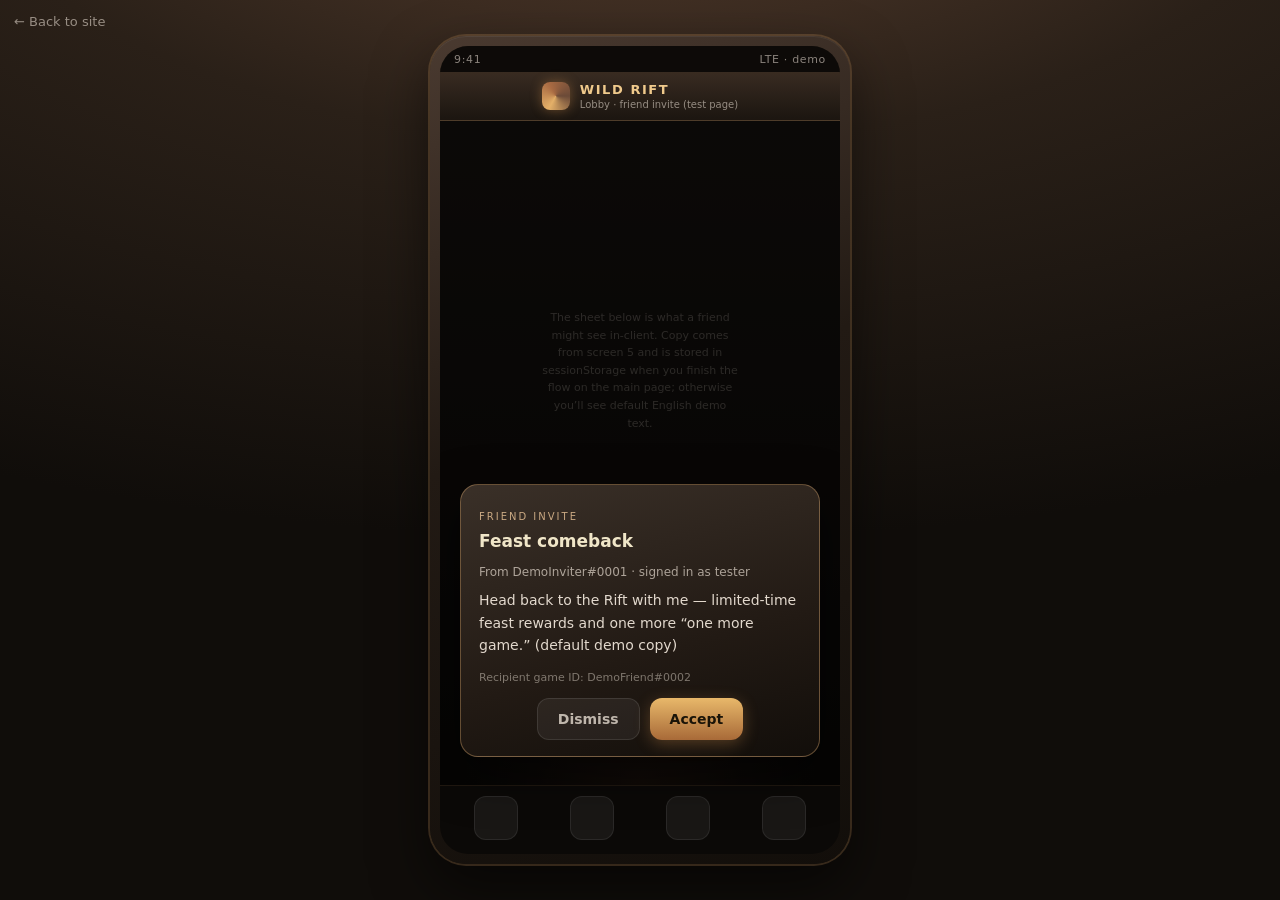
<file: wild-rift-invite-test.html>
<!DOCTYPE html>
<html lang="en">
<head>
  <meta charset="UTF-8" />
  <meta name="viewport" content="width=device-width, initial-scale=1, viewport-fit=cover" />
  <title>Wild Rift · Invite preview (demo)</title>
  <style>
    * { box-sizing: border-box; }
    html, body { height: 100%; margin: 0; }
    body {
      font-family: Inter, system-ui, sans-serif;
      background: radial-gradient(ellipse 120% 80% at 50% -20%, #5a4030 0%, #2a2018 45%, #100d0a 100%);
      color: #f2e8dc;
      display: flex;
      align-items: center;
      justify-content: center;
      padding: min(24px, 4vw);
    }

    button {
      width: fit-content;
      max-width: 100%;
      font: inherit;
    }

    .phone-shell {
      width: min(420px, 100%);
      aspect-ratio: 9 / 19.5;
      max-height: 92vh;
      border-radius: 36px;
      padding: 10px;
      background: linear-gradient(160deg, #4a3a30 0%, #221a14 45%, #120e0a 100%);
      box-shadow:
        0 0 0 2px rgba(212, 160, 100, 0.22),
        0 24px 56px rgba(0, 0, 0, 0.55),
        inset 0 1px 0 rgba(255, 255, 255, 0.06);
    }

    .phone-inner {
      width: 100%;
      height: 100%;
      border-radius: 28px;
      overflow: hidden;
      display: flex;
      flex-direction: column;
      background: #14100c;
      position: relative;
    }

    .status-bar {
      height: 26px;
      flex-shrink: 0;
      display: flex;
      align-items: center;
      justify-content: space-between;
      padding: 0 14px;
      font-size: 11px;
      letter-spacing: 0.06em;
      color: rgba(242, 232, 220, 0.55);
      background: rgba(0, 0, 0, 0.35);
    }

    .game-top {
      flex-shrink: 0;
      display: flex;
      align-items: center;
      justify-content: center;
      gap: 10px;
      padding: 10px 14px;
      border-bottom: 1px solid rgba(212, 160, 100, 0.14);
      background: linear-gradient(180deg, rgba(58, 44, 34, 0.96) 0%, rgba(28, 22, 16, 0.92) 100%);
    }

    .game-top__logo {
      width: 28px;
      height: 28px;
      border-radius: 8px;
      background: conic-gradient(from 210deg, #e4b068, #a86a42, #6b4a38, #e4b068);
      box-shadow: 0 0 12px rgba(212, 145, 78, 0.4);
    }

    .game-top__titles h1 {
      margin: 0;
      font-size: 13px;
      font-weight: 700;
      letter-spacing: 0.12em;
      color: #f0ca8c;
    }
    .game-top__titles p {
      margin: 2px 0 0;
      font-size: 10px;
      opacity: 0.55;
    }

    .game-scene {
      flex: 1;
      position: relative;
      background:
        radial-gradient(ellipse 80% 50% at 50% 100%, rgba(120, 72, 48, 0.28) 0%, transparent 55%),
        linear-gradient(180deg, #1e1814 0%, #0c0a08 100%);
    }

    .game-scene__hint {
      position: absolute;
      left: 50%;
      top: 36%;
      transform: translate(-50%, -50%);
      text-align: center;
      font-size: 11px;
      line-height: 1.6;
      opacity: 0.42;
      max-width: 88%;
    }

    .game-dock {
      flex-shrink: 0;
      display: flex;
      justify-content: space-around;
      padding: 10px 8px 14px;
      background: rgba(0, 0, 0, 0.45);
      border-top: 1px solid rgba(212, 160, 100, 0.1);
    }

    .dock-icon {
      width: 44px;
      height: 44px;
      border-radius: 12px;
      background: rgba(255, 255, 255, 0.06);
      border: 1px solid rgba(255, 255, 255, 0.08);
    }

    .invite-layer {
      position: absolute;
      inset: 0;
      background: rgba(0, 0, 0, 0.62);
      display: flex;
      align-items: flex-end;
      justify-content: center;
      padding: 16px 14px 28px;
      animation: fadeIn 0.35s ease;
    }

    @keyframes fadeIn {
      from { opacity: 0; }
      to { opacity: 1; }
    }

    .invite-card {
      width: 100%;
      max-width: 360px;
      border-radius: 18px;
      padding: 20px 18px 16px;
      background: linear-gradient(165deg, #3a3028 0%, #221a14 60%, #120e0a 100%);
      border: 1px solid rgba(218, 168, 110, 0.4);
      box-shadow: 0 16px 48px rgba(0, 0, 0, 0.5);
      animation: slideUp 0.4s cubic-bezier(0.22, 1, 0.36, 1);
    }

    @keyframes slideUp {
      from {
        opacity: 0;
        transform: translateY(24px);
      }
      to {
        opacity: 1;
        transform: translateY(0);
      }
    }

    .invite-card__ribbon {
      display: inline-block;
      font-size: 10px;
      letter-spacing: 0.2em;
      text-transform: uppercase;
      color: #c9a882;
      margin-bottom: 8px;
    }

    .invite-card h2 {
      margin: 0 0 8px;
      font-size: 17px;
      color: #f0e6c8;
      line-height: 1.35;
      font-weight: 700;
    }

    .invite-card__from {
      font-size: 12px;
      color: rgba(242, 232, 220, 0.65);
      margin-bottom: 10px;
    }

    .invite-card__body {
      margin: 0 0 14px;
      font-size: 14px;
      line-height: 1.62;
      color: rgba(242, 232, 220, 0.92);
      max-height: 160px;
      overflow: auto;
    }

    .invite-card__meta {
      font-size: 11px;
      color: rgba(242, 232, 220, 0.45);
      margin-bottom: 14px;
    }

    .invite-actions {
      display: flex;
      flex-wrap: wrap;
      gap: 10px;
      justify-content: center;
    }

    .btn {
      border: none;
      border-radius: 12px;
      padding: 12px 20px;
      font-size: 14px;
      font-weight: 600;
      cursor: pointer;
      font-family: inherit;
      width: fit-content;
    }

    .btn--ghost {
      background: rgba(255, 255, 255, 0.06);
      color: rgba(242, 232, 220, 0.75);
      border: 1px solid rgba(255, 255, 255, 0.1);
    }

    .btn--primary {
      background: linear-gradient(180deg, #e8b86a 0%, #a86a38 100%);
      color: #1a1408;
      box-shadow: 0 4px 16px rgba(212, 145, 78, 0.32);
    }

    .back-link {
      position: fixed;
      top: 14px;
      left: 14px;
      font-size: 13px;
      color: rgba(242, 232, 220, 0.55);
      text-decoration: none;
    }
    .back-link:hover { color: #f0ca8c; }
  </style>
</head>
<body>
  <a class="back-link" href="index.html#screen-6">← Back to site</a>

  <div class="phone-shell" aria-label="Simulated mobile client">
    <div class="phone-inner">
      <div class="status-bar">
        <span>9:41</span>
        <span>LTE · demo</span>
      </div>
      <header class="game-top">
        <div class="game-top__logo" aria-hidden="true"></div>
        <div class="game-top__titles">
          <h1>WILD RIFT</h1>
          <p>Lobby · friend invite (test page)</p>
        </div>
      </header>
      <div class="game-scene">
        <p class="game-scene__hint">
          The sheet below is what a friend might see in-client. Copy comes from screen 5 and is stored in sessionStorage when you finish the flow on the main page; otherwise you’ll see default English demo text.
        </p>
        <div class="invite-layer" id="invite-layer">
          <div class="invite-card" role="dialog" aria-labelledby="invite-title">
            <span class="invite-card__ribbon">Friend invite</span>
            <h2 id="invite-title">Feast comeback</h2>
            <p class="invite-card__from" id="invite-from">From summoner: —</p>
            <p class="invite-card__body" id="invite-body">—</p>
            <p class="invite-card__meta" id="invite-meta"></p>
            <div class="invite-actions">
              <button type="button" class="btn btn--ghost" id="btn-decline">Dismiss</button>
              <button type="button" class="btn btn--primary" id="btn-accept">Accept</button>
            </div>
          </div>
        </div>
      </div>
      <nav class="game-dock" aria-hidden="true">
        <div class="dock-icon"></div>
        <div class="dock-icon"></div>
        <div class="dock-icon"></div>
        <div class="dock-icon"></div>
      </nav>
    </div>
  </div>

  <script>
(function () {
  function read(key, fallback) {
    try {
      var v = sessionStorage.getItem(key);
      return v !== null && v !== '' ? v : fallback;
    } catch (e) {
      return fallback;
    }
  }

  var selfId = read('wr_invite_self_id', 'DemoInviter#0001');
  var friendId = read('wr_invite_friend_id', 'DemoFriend#0002');
  var loginUser = read('wr_invite_login_user', 'tester');
  var title = read('wr_invite_card_title', 'Feast comeback');
  var body = read(
    'wr_invite_card_body',
    'Head back to the Rift with me — limited-time feast rewards and one more “one more game.” (default demo copy)'
  );
  var link = read('wr_invite_link', '');

  var elTitle = document.getElementById('invite-title');
  var elFrom = document.getElementById('invite-from');
  var elBody = document.getElementById('invite-body');
  var elMeta = document.getElementById('invite-meta');

  if (elTitle) elTitle.textContent = title;
  if (elFrom) {
    elFrom.textContent = 'From ' + selfId + ' · signed in as ' + loginUser;
  }
  if (elBody) elBody.textContent = body;

  var metaBits = [];
  metaBits.push('Recipient game ID: ' + friendId);
  if (link) metaBits.push('Link: ' + link.replace(/^https?:\/\//, ''));
  if (elMeta) elMeta.textContent = metaBits.join(' · ');

  document.getElementById('btn-decline').addEventListener('click', function () {
    document.getElementById('invite-layer').style.opacity = '0';
    document.getElementById('invite-layer').style.pointerEvents = 'none';
    setTimeout(function () {
      document.getElementById('invite-layer').style.display = 'none';
    }, 280);
  });

  document.getElementById('btn-accept').addEventListener('click', function () {
    alert('Demo only: invite accepted (no backend).');
  });
})();
  </script>
</body>
</html>
</file>
